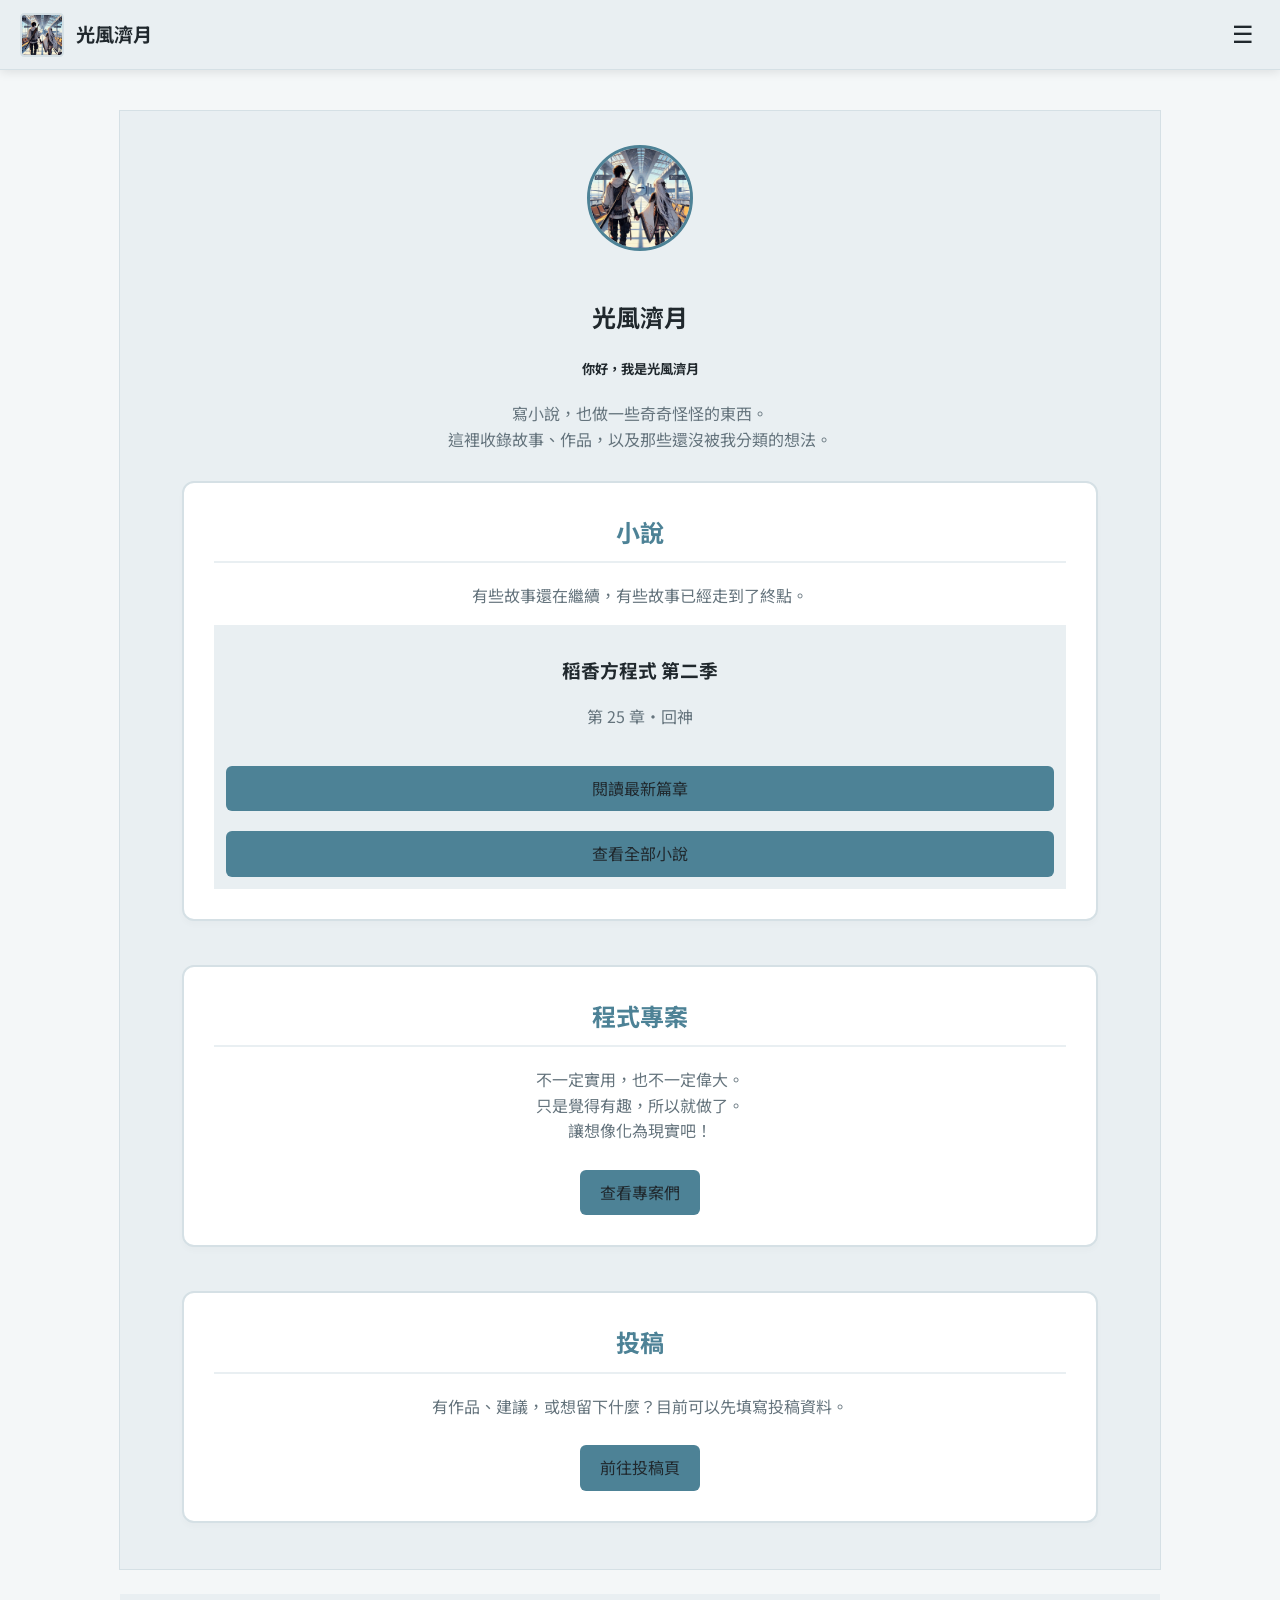
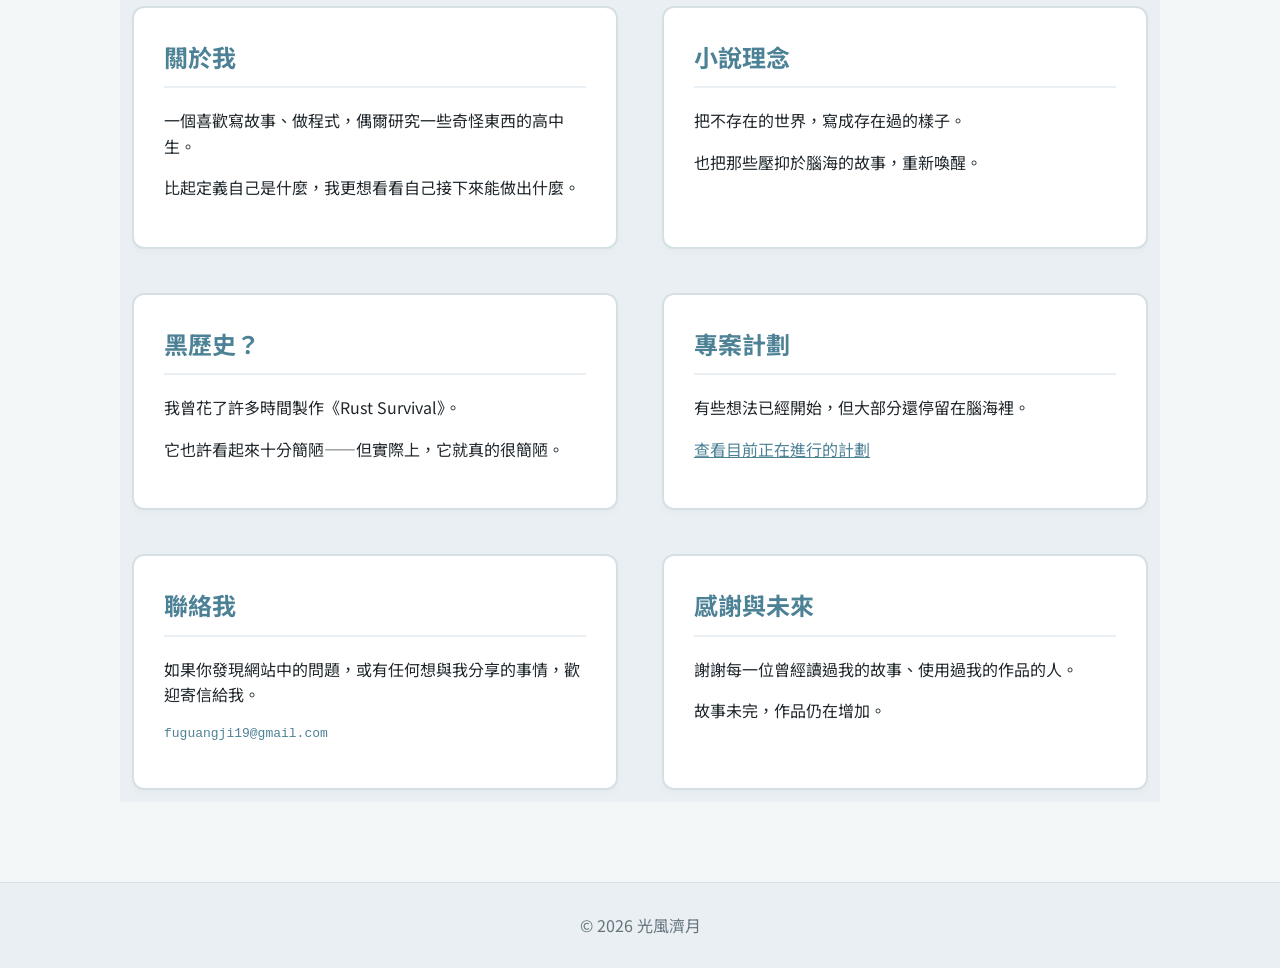
<file: index.html>
<!doctype html>
<html lang="zh-Hant">
<head>
<meta charset="UTF-8"><meta name="viewport" content="width=device-width, initial-scale=1.0">
<title>光風濟月 | 首頁</title>
<link href="https://fonts.googleapis.com/css2?family=Share+Tech+Mono&family=Noto+Sans+TC:wght@400;700;900&display=swap" rel="stylesheet">
<link rel="stylesheet" href="main.css">
</head>
<body>
<header id="navbar">
<div class="nav-brand" onclick="location.href='index.html'"><img src="assets/logo.png" alt="logo"><span>光風濟月</span></div>
<div class="menu_container"><button id="menu" onclick="toggleMenu()">☰</button><div class="menu-content" id="menuContent">
<a href="#about-me">關於我</a><a href="./novels/">小說</a><a href="./submit/">投稿</a><a href="./game">程式專案</a><a href="javascript:void(0)" onclick="switchTheme()">切換主題</a>
</div></div>
</header>
<main class="main-content homepage">
<section class="hero-section homepage-hero">
<img src="assets/logo.png" alt="Avatar"><h2>光風濟月</h2><h5>你好，我是光風濟月</h5>
<p>寫小說，也做一些奇奇怪怪的東西。<br>這裡收錄故事、作品，以及那些還沒被我分類的想法。</p>
<div class="card-grid">
<div class="section-card full-width"><h2>小說</h2><p>有些故事還在繼續，有些故事已經走到了終點。</p><div class="btn-group"><div id="latest"><h3>載入最新篇章……</h3></div><a class="btn" id="latest-read-button" href="./novels/">閱讀最新篇章</a><a class="btn" href="./novels/">查看全部小說</a></div></div>
<div class="section-card full-width"><h2>程式專案</h2><p>不一定實用，也不一定偉大。<br>只是覺得有趣，所以就做了。<br>讓想像化為現實吧！</p><a href="/game" class="btn">查看專案們</a></div>
<div class="section-card full-width"><h2>投稿</h2><p>有作品、建議，或想留下什麼？目前可以先填寫投稿資料。</p><a class="btn" href="./submit/">前往投稿頁</a></div>
</div>
</section>
<section class="card-grid homepage-cards">
<div class="section-card" id="about-me"><h2>關於我</h2><p>一個喜歡寫故事、做程式，偶爾研究一些奇怪東西的高中生。</p><p>比起定義自己是什麼，我更想看看自己接下來能做出什麼。</p></div>
<div class="section-card" id="philosophy"><h2>小說理念</h2><p>把不存在的世界，寫成存在過的樣子。</p><p>也把那些壓抑於腦海的故事，重新喚醒。</p></div>
<div class="section-card" id="projects"><h2>黑歷史？</h2><p>我曾花了許多時間製作《Rust Survival》。</p><p>它也許看起來十分簡陋——但實際上，它就真的很簡陋。</p></div>
<div class="section-card" id="project_plan"><h2>專案計劃</h2><p>有些想法已經開始，但大部分還停留在腦海裡。</p><a href="/game" target="_blank" style="color:var(--accent)">查看目前正在進行的計劃</a></div>
<div class="section-card" id="inspiration"><h2>聯絡我</h2><p>如果你發現網站中的問題，或有任何想與我分享的事情，歡迎寄信給我。</p><p style="color:var(--accent);font-family:monospace">fuguangji19@gmail.com</p></div>
<div class="section-card" id="future"><h2>感謝與未來</h2><p>謝謝每一位曾經讀過我的故事、使用過我的作品的人。</p><p>故事未完，作品仍在增加。</p></div>
</section>
</main>
<div class="footer">© 2026 光風濟月</div>
<script src="neccessary.js"></script>
<script>
(async function loadLatestNovel(){
  const latest=document.querySelector("#latest");
  const button=document.querySelector("#latest-read-button");
  try{
    const response=await fetch("/data/novels.json",{cache:"no-cache"});
    if(!response.ok) throw new Error("HTTP "+response.status);
    const novels=await response.json();
    const available=novels.filter(n=>n.latestChapter&&n.latestChapter.chapter);
    if(!available.length){ latest.innerHTML="<h3>目前還沒有新的章節。</h3>"; return; }
    const novel=available.sort((a,b)=>new Date(b.updateTime||0)-new Date(a.updateTime||0))[0];
    const chapter=novel.latestChapter;
    latest.innerHTML="<h3>"+novel.title+"</h3><p>第 "+chapter.chapter+" 章・"+(chapter.title||"")+"</p>";
    button.href="/novels/"+encodeURIComponent(novel.title)+"/"+chapter.chapter+"/";
  }catch(error){
    console.error("首頁最新篇章載入失敗：",error);
    latest.innerHTML="<h3>最新篇章載入失敗</h3><p>請稍後重新整理。</p>";
  }
})();
</script>
</body>
</html>
</file>
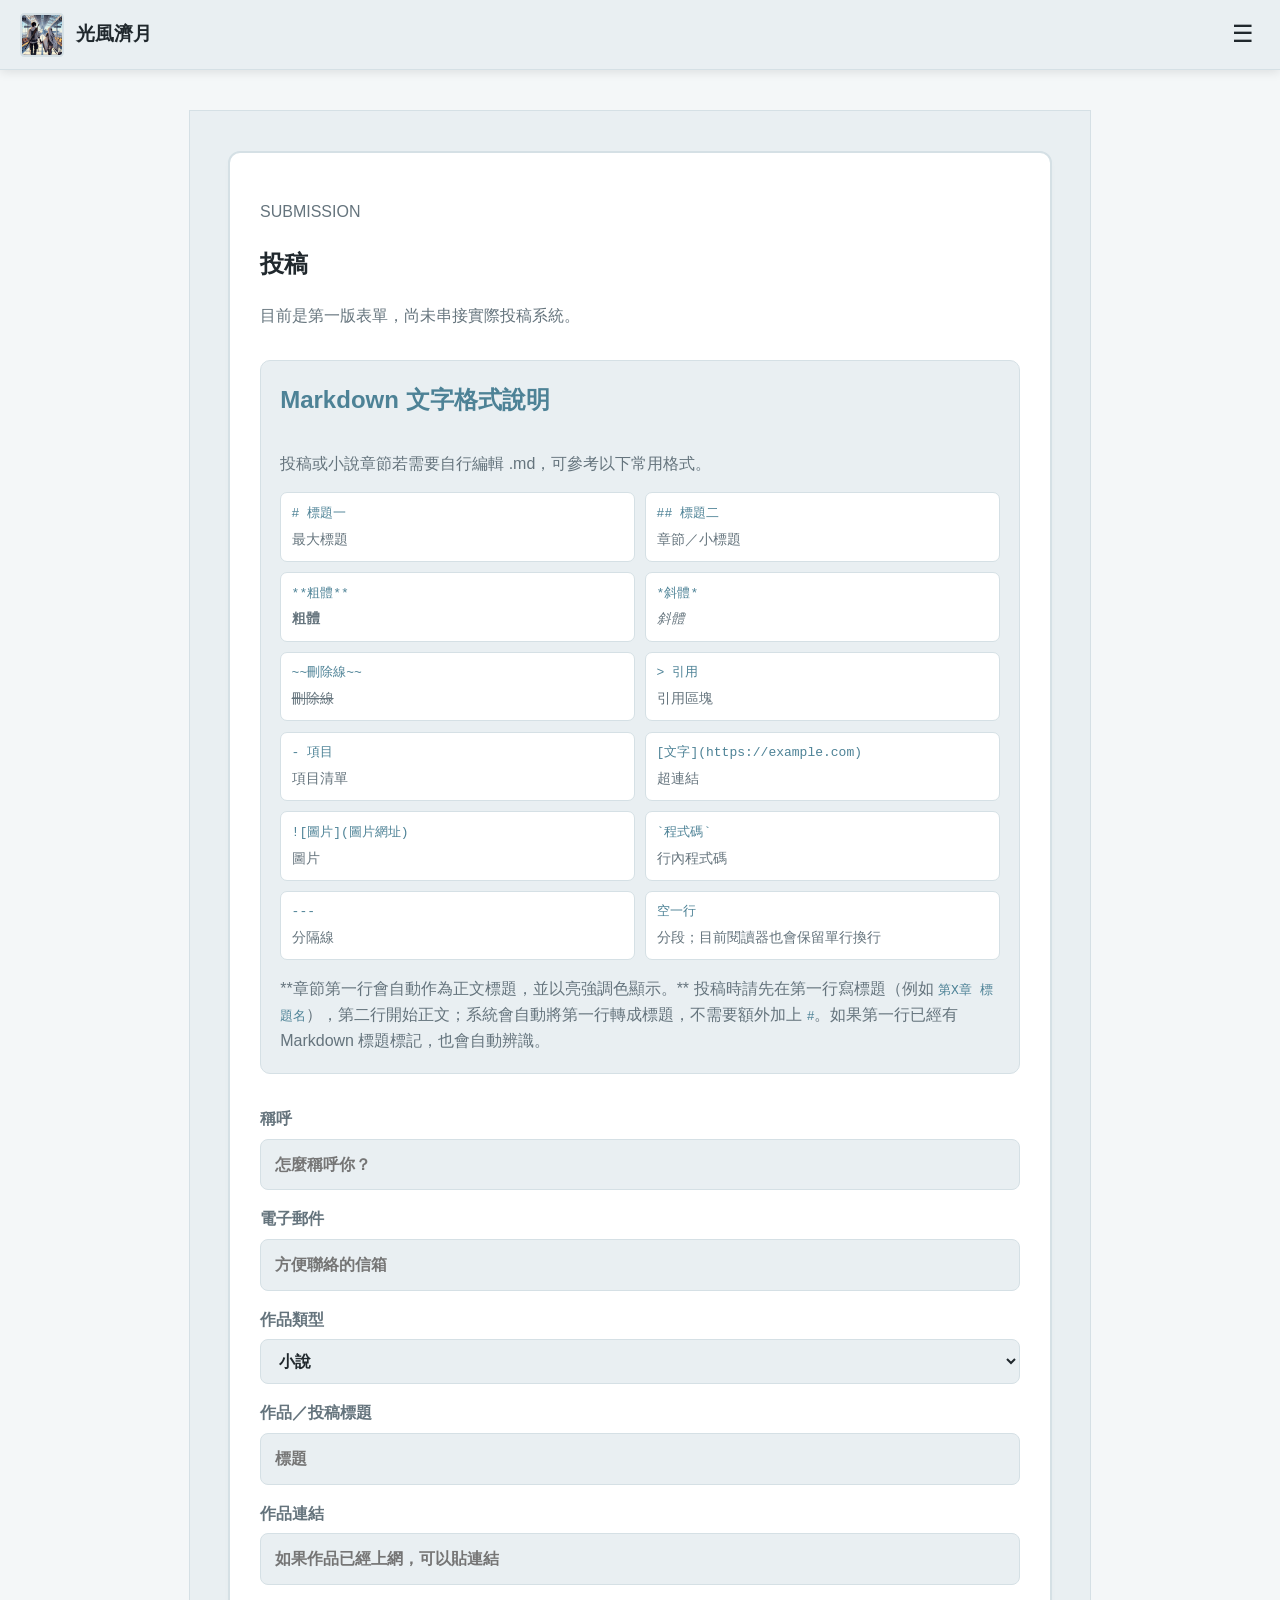
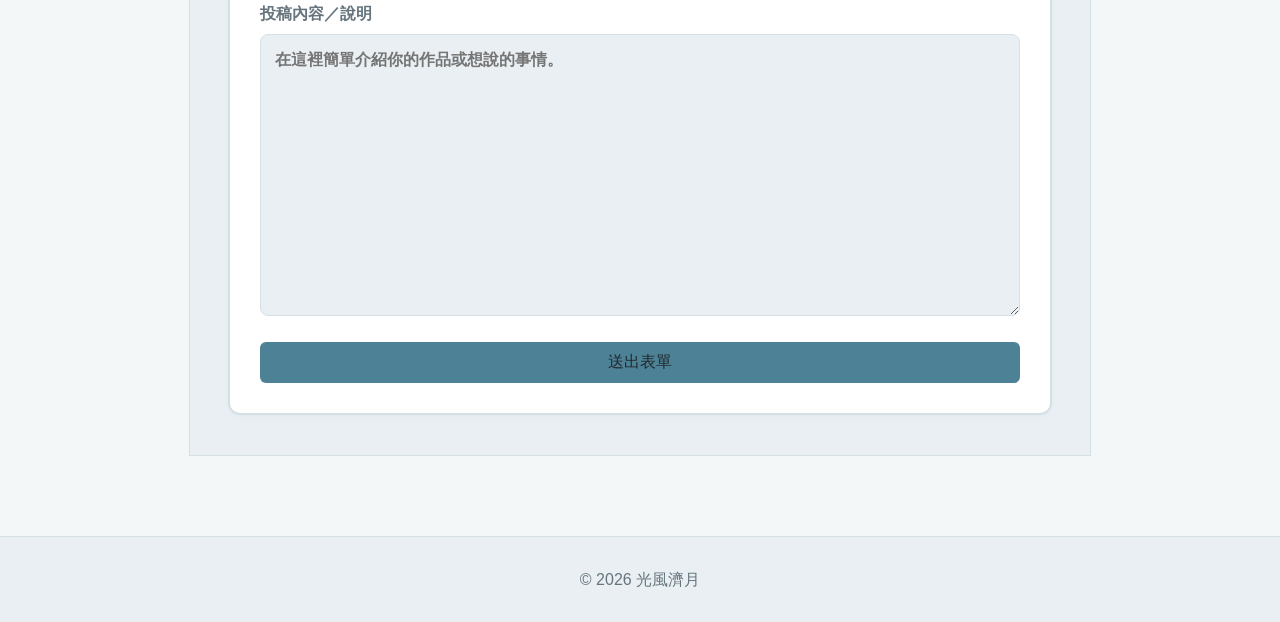
<file: submit/index.html>
<!doctype html>
<html lang="zh-Hant">
<head><meta charset="UTF-8"><meta name="viewport" content="width=device-width, initial-scale=1.0"><title>投稿 | 光風濟月</title><link href="../main.css" rel="stylesheet"><link href="./submit.css" rel="stylesheet"></head>
<body>
<header id="navbar"><div class="nav-brand" onclick="location.href='../'"><img src="../assets/logo.png" alt="logo"><span>光風濟月</span></div><div class="menu_container"><button id="menu" onclick="toggleMenu()">☰</button><div class="menu-content" id="menuContent"><a href="../">首頁</a><a href="../novels/">小說</a><a href="../game">程式專案</a><a href="javascript:void(0)" onclick="switchTheme()">切換主題</a></div></div></header>
<main class="main-content"><section class="hero-section submit-page"><div class="section-card"><div class="section-heading"><p class="section-kicker">SUBMISSION</p><h1>投稿</h1><p>目前是第一版表單，尚未串接實際投稿系統。</p></div>
<section class="markdown-guide">
<h2>Markdown 文字格式說明</h2>
<p>投稿或小說章節若需要自行編輯 .md，可參考以下常用格式。</p>
<div class="markdown-guide-grid">
<div><code># 標題一</code><span>最大標題</span></div>
<div><code>## 標題二</code><span>章節／小標題</span></div>
<div><code>**粗體**</code><span><strong>粗體</strong></span></div>
<div><code>*斜體*</code><span><em>斜體</em></span></div>
<div><code>~~刪除線~~</code><span><s>刪除線</s></span></div>
<div><code>&gt; 引用</code><span>引用區塊</span></div>
<div><code>- 項目</code><span>項目清單</span></div>
<div><code>[文字](https://example.com)</code><span>超連結</span></div>
<div><code>![圖片](圖片網址)</code><span>圖片</span></div>
<div><code>`程式碼`</code><span>行內程式碼</span></div>
<div><code>---</code><span>分隔線</span></div>
<div><code>空一行</code><span>分段；目前閱讀器也會保留單行換行</span></div>
</div>
<p class="markdown-note">**章節第一行會自動作為正文標題，並以亮強調色顯示。** 投稿時請先在第一行寫標題（例如 <code>第X章 標題名</code>），第二行開始正文；系統會自動將第一行轉成標題，不需要額外加上 <code>#</code>。如果第一行已經有 Markdown 標題標記，也會自動辨識。</p>
</section>
<form class="submit-form" onsubmit="event.preventDefault();document.querySelector('#submit-notice').hidden=false;">
<label>稱呼<input type="text" name="name" placeholder="怎麼稱呼你？" required></label>
<label>電子郵件<input type="email" name="email" placeholder="方便聯絡的信箱"></label>
<label>作品類型<select name="type"><option>小說</option><option>文章</option><option>其他作品</option><option>網站建議</option></select></label>
<label>作品／投稿標題<input type="text" name="title" placeholder="標題" required></label>
<label>作品連結<input type="url" name="url" placeholder="如果作品已經上網，可以貼連結"></label>
<label>投稿內容／說明<textarea name="content" rows="10" placeholder="在這裡簡單介紹你的作品或想說的事情。" required></textarea></label>
<button class="btn" type="submit">送出表單</button>
<p id="submit-notice" class="submit-notice" hidden>目前尚未連接投稿後端，所以這個按鈕不會真的送出資料。第一版先把表單介面做好。</p>
</form></div></section></main>
<div class="footer">© 2026 光風濟月</div><script src="../neccessary.js"></script>
</body></html>
</file>
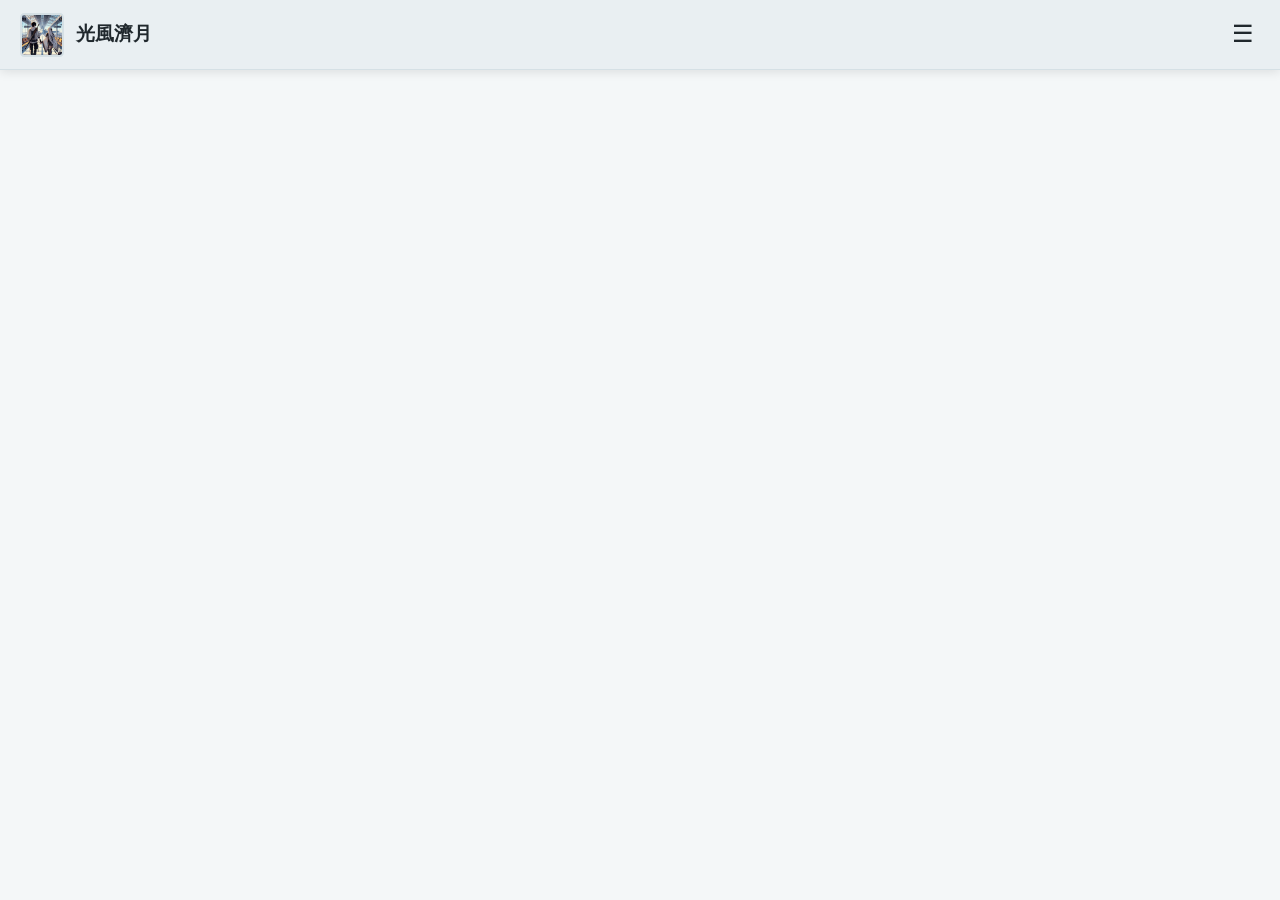
<file: data/novels/index.html>
<!DOCTYPE html>
<html lang="zh-Hant">
<head>
    <meta charset="UTF-8">
    <meta name="viewport" content="width=device-width, initial-scale=1.0">
    <title>小說列表|光風濟月</title>
    <link
      href="../../main.css"
      rel="stylesheet"
    />
</head>
<style>
</style>
<body>
    <header id="navbar">
      <div class="nav-brand" onclick="location.href = 'index.html'">
        <img src="../../assets/logo.png" alt="logo" />
        <span>光風濟月</span>
      </div>
      <div class="menu_container">
        <button id="menu" onclick="toggleMenu()">☰</button>
        <div class="menu-content" id="menuContent">
          <a href="#about-me">關於我</a>
          <a href="#projects">程式專案</a>
          <a href="javascript:void(0)" onclick="switchTheme()">切換主題</a>
        </div>
      </div>
    </header>
</body>
<script>
    // JavaScript code can be added here

</script>
</html>
</file>
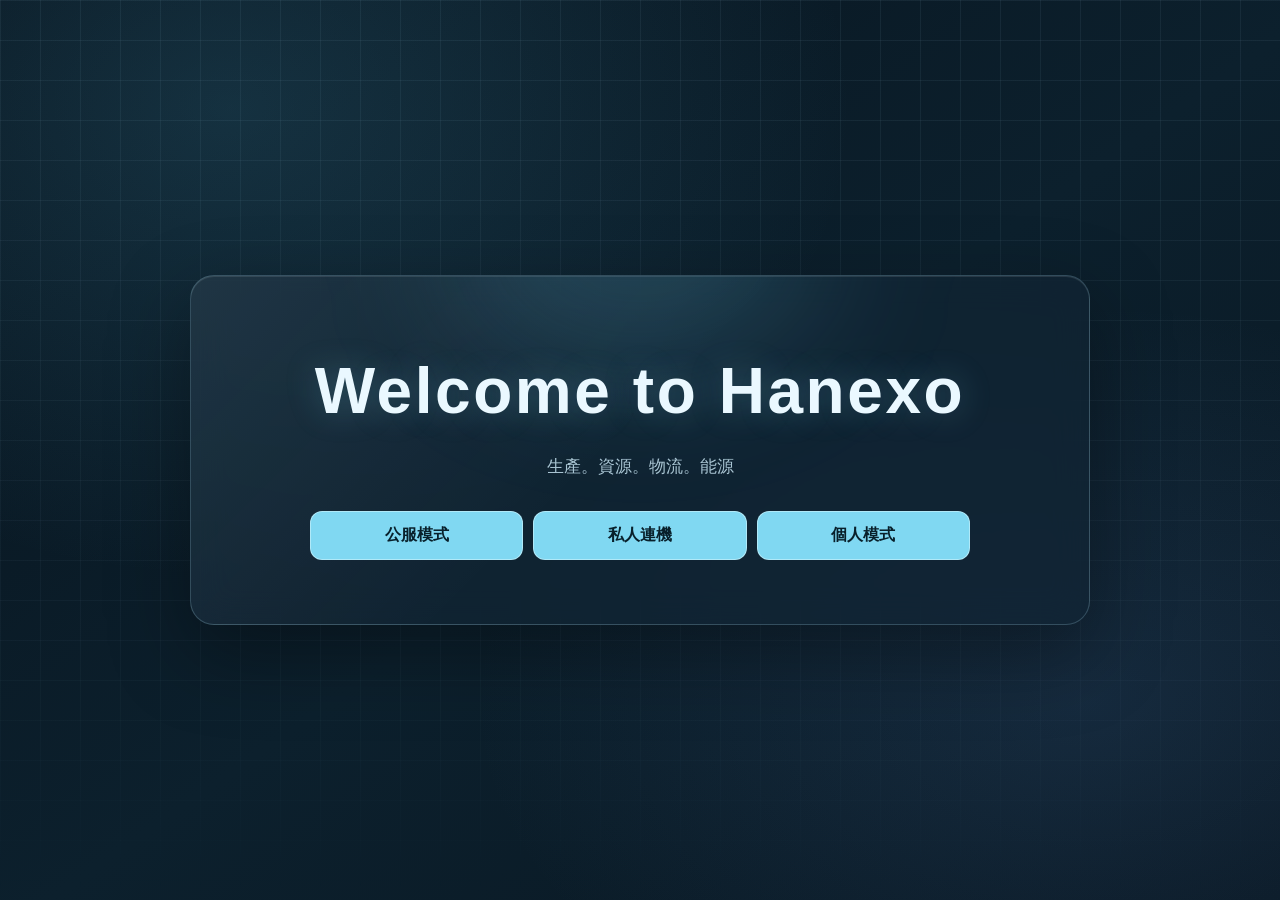
<file: game/Hanexo/index.html>
<!DOCTYPE html>
<html lang="zh-Hant">
<head>
    <meta charset="UTF-8">
    <meta name="viewport" content="width=device-width, initial-scale=1.0">
    <title>小說列表|光風濟月</title>
  <link rel="stylesheet" crossorigin href="/game/Hanexo/assets/index-CYc1J02Z.css">
</head>
<style>
</style>
<body>
    <button class="back-button" id="back-button" type="button" onclick="homeMode()" hidden>← 返回</button>
    <div class="main-content">
        <div class="hero-section" id="main">
            <h1>Welcome to Hanexo</h1>
            <p>生產。資源。物流。能源</p>
            <div class="btn-group">
                <button onclick="serverMode()">公服模式</button>
                <button onclick="privateMode()">私人連機</button>
                <button onclick="personalMode()">個人模式</button>
            </div>
        </div>
    </div>
</body>
<script>
    const mainContent = document.querySelector('.main-content');
    const backButton = document.querySelector('#back-button');
    function homeMode() {
        mainContent.innerHTML = `
            <div class="hero-section" id="main">
                <h1>Welcome to Hanexo</h1>
                <p>生產。資源。物流。能源</p>
                <div class="btn-group">
                    <button onclick="serverMode()">公服模式</button>
                    <button onclick="privateMode()">私人連機</button>
                    <button onclick="personalMode()">個人模式</button>
                </div>
            </div>
        `;
        backButton.hidden = true;
    }
    function serverMode() {
        alert('Hello, Hanexo!');
    }
    function privateMode() {
        backButton.hidden = false;
        mainContent.innerHTML = `
            <div class="hero-section" id="main">
                <h1>私人連機</h1>
                <p>與朋友享受無限制地遊戲</p>
                <div class="btn-group">
                    <button onclick="createServer()">建立伺服器(需要登入plus帳號)</button>
                    <button onclick="joinServer()">加入伺服器(無須plus，有帳號即可)</button>
                </div>
            </div>
        `;
    }
    function personalMode() {
        const files = localStorage.getItem('files')?JSON.parse(localStorage.getItem('files')):0;
        backButton.hidden = false;
        const display = files ?files.map((file, index) => `
                        <button onclick="loadFile(${index})">${file.name}</button>
                    `).join(''):"尚未遊玩過";
        mainContent.innerHTML = `
            <div class="hero-section" id="main">
                <h1>個人模式</h1>
                <p>單人遊戲，無需網路連線</p>
                <div class="btn-group">
                    ${display}
                </div>
            </div>
        `;
    }
    function createServer() {
        alert('建立伺服器功能尚未開放');
    }
    function joinServer() {
        alert('加入伺服器功能尚未開放');
    }
</script>
</html>
</file>
<file: main.css>
:root {
  --bg: #f4f7f8;

  --secondary: #e9eff2;

  --card: #ffffff;

  --text: #20282d;

  --text-secondary: #65747d;

  --accent: #4d8296;

  --light-accent: #76afc2;

  --border: #d5e0e5;
}

/* 深夜檯燈 */

html[data-theme="midnight-lamp"] {
  --bg: #0f1115;

  --secondary: #171a21;

  --card: #1e222b;

  --text: #e8e6e1;

  --text-secondary: #9da3ae;

  --accent: #c9a96e;

  --light-accent: #e3c98a;

  --border: #303541;
}

/* 冰霧極夜 */

html[data-theme="ice-fog"] {
  --bg: #0b1117;

  --secondary: #111a23;

  --card: #12232e;

  --text: #e5edf3;

  --text-secondary: #93a6b5;

  --accent: #7eb6d8;

  --light-accent: #b9e1f5;

  --border: #293744;
}

/* 夜幕松樹 */

html[data-theme="night-pine"] {
  --bg: #0d1110;

  --secondary: #151b18;

  --card: #1b2420;

  --text: #e5e9e5;

  --text-secondary: #99a49d;

  --accent: #72b59a;

  --light-accent: #a5d6be;

  --border: #303b35;
}

/* 杏仁鋼筆 */

html[data-theme="almond-pen"] {
  --bg: #f5f1e8;

  --secondary: #e8e5d8;

  --card: #fffdf7;

  --text: #292722;

  --text-secondary: #706b61;

  --accent: #8a5a44;

  --light-accent: #b47a5a;

  --border: #d8d0c1;
}

/* 奇幻星夜 */

html[data-theme="fantasy-starry-night"] {
  --bg: #0d0c12;

  --secondary: #15131c;

  --card: #1d1a27;

  --text: #ece9f2;

  --text-secondary: #a6a0b3;

  --accent: #9b82c4;

  --light-accent: #c3ade8;

  --border: #322d3d;
}

/* 清晨嵐霧 */

html[data-theme="morning-mist"] {
  --bg: #f4f7f8;

  --secondary: #e9eff2;

  --card: #ffffff;

  --text: #20282d;

  --text-secondary: #65747d;

  --accent: #4d8296;

  --light-accent: #76afc2;

  --border: #d5e0e5;
}

/* 松枝與杏 */

html[data-theme="pine-almond"] {
  --bg: #f7f4ec;

  --secondary: #ede9dd;

  --card: #fffdf8;

  --text: #29312c;

  --text-secondary: #73796f;

  --accent: #55745f;

  --light-accent: #78947f;

  --border: #d9d5c8;
}

/* 使用者裝置偏好深色 */

@media (prefers-color-scheme: dark) {
  :root {
    --bg: #0b1117;

    --secondary: #111a23;

    --card: #18232e;

    --text: #e5edf3;

    --text-secondary: #93a6b5;

    --accent: #7eb6d8;

    --light-accent: #b9e1f5;

    --border: #293744;
  }
}

/* 全局設定 */
body {
  margin: 0;
  font-family: "Noto Sans TC", sans-serif;
  background-color: var(--bg);
  color: var(--text);
  line-height: 1.6;
  transition:
    background-color 0.3s,
    color 0.3s;
}

/* 導航列 */
#navbar {
  display: flex;
  justify-content: space-between;
  align-items: center;
  position: fixed;
  top: 0;
  width: 100%;
  height: 70px;
  padding: 0 20px;
  box-sizing: border-box;
  background-color: var(--secondary);
  border-bottom: 1px solid var(--border);
  z-index: 1000;
  box-shadow: 0 2px 10px rgba(0, 0, 0, 0.1);
}

.nav-brand {
  display: flex;
  align-items: center;
  gap: 12px;
  font-weight: 700;
  font-size: 1.2rem;
  cursor: pointer;
}

#navbar img {
  width: 40px;
  height: 40px;
  border-radius: 10%;
  border: 2px solid var(--border);
  object-fit: cover;
}

/* 選單按鈕與內容 */
.menu_container {
  position: relative;
}

#menu {
  background: none;
  border: none;
  font-size: 1.5rem;
  color: var(--text);
  cursor: pointer;
}

.menu-content {
  display: none;
  position: absolute;
  top: 150%;
  right: 0;
  background-color: var(--card);
  min-width: 160px;
  box-shadow: 0px 8px 16px 0px rgba(0, 0, 0, 0.2);
  border: 1px solid var(--border);
  border-radius: 8px;
  overflow: hidden;
}

.latest {
  padding: 12px 16px;
  color: var(--light-accent);
  font-size: 0.9rem;
  border-bottom: 1px solid var(--border);
}

.menu-content.show {
  display: block;
}

.menu-content a {
  color: var(--text);
  padding: 12px 16px;
  text-decoration: none;
  display: block;
  border-bottom: 1px solid var(--border);
}
.menu-content a:hover {
  background-color: var(--secondary);
}
.menu-content a:last-child {
  border-bottom: none;
}

/* 區塊排版 */
.main-content {
  margin-top: 70px;
  padding: 40px 20px;
  display: flex;
  flex-direction: column;
  align-items: center;
  gap: 30px;
}

.hero-section {
  background-color: var(--secondary);
  border: 1px solid var(--border);
  text-align: center;
  width: 100%;
  max-width: 900px;
  padding: 40px 0;
}

.hero-section img {
  width: 100px;
  height: 100px;
  border-radius: 50%;
  border: 3px solid var(--accent);
  margin-bottom: 20px;
}

.hero-section p {
  color: var(--text-secondary);
}

/* 卡片設計 */
.card-grid {
  background-color: var(--secondary);
  display: grid;
  grid-template-columns: 1fr;
  gap: 20px;
  width: 100%;
  max-width: 900px;
}

.section-card {
  background-color: var(--card);
  border: 2px solid var(--border);
  border-radius: 12px;
  padding: 30px;
  box-shadow: 0 4px 6px rgba(0, 0, 0, 0.02);
  transition: transform 0.2s;
  margin: 20px;
}

.section-card:hover {
  transform: translateY(-3px);
}

.section-card h2 {
  color: var(--accent);
  margin-top: 0;
  border-bottom: 2px solid var(--secondary);
  padding-bottom: 10px;
}

/* 按鈕與連結 */
button.btn,
a.btn {
  background-color: var(--accent);
  color: var(--text);
  border: none;
  padding: 10px 20px;
  border-radius: 6px;
  cursor: pointer;
  font-size: 1rem;
  text-decoration: none;
  display: inline-block;
  margin-top: 10px;
  transition: background-color 0.2s;
}

button.btn:hover,
a.btn:hover {
  background-color: var(--light-accent);
}
.btn-group {
  display: grid;
  background-color: var(--secondary);
  gap: 10px;
  flex-wrap: wrap;
}

/* 頁尾 */
.footer {
  text-align: center;
  padding: 30px;
  background-color: var(--secondary);
  color: var(--text-secondary);
  border-top: 1px solid var(--border);
  margin-top: 40px;
}

/* 響應式 */
@media (min-width: 768px) {
  .card-grid {
    grid-template-columns: repeat(2, 1fr);
  }
  .section-card.full-width {
    grid-column: 1 / -1;
  }
}


/* 首頁比例調整 */
.homepage{gap:24px}.homepage-hero{max-width:1040px;padding:34px 0}.homepage-hero .card-grid{max-width:940px}.homepage-cards{max-width:1040px}.homepage .section-card{margin:12px}.homepage .btn-group{padding:12px}
@media(max-width:767px){.main-content{padding:24px 10px;gap:20px}.homepage-hero{padding:26px 0}.homepage-hero img{width:84px;height:84px;margin-bottom:14px}.homepage-hero h2{margin:0 0 4px}.homepage-hero h5{margin:0 0 10px}.homepage-hero .card-grid,.homepage-cards{gap:12px}.homepage .section-card{margin:7px;padding:20px}.homepage .btn-group{gap:8px}.homepage .btn-group .btn{width:100%;box-sizing:border-box;text-align:center}}


/* 首頁置中與最新篇章 */
.homepage .card-grid{margin-left:auto;margin-right:auto}
.homepage-hero .card-grid{margin-left:auto;margin-right:auto}
</file>
<file: submit/submit.css>
.submit-page{text-align:left}.submit-page .section-card{max-width:760px;margin:0 auto}.submit-form{display:flex;flex-direction:column;gap:1rem}.submit-form label{display:flex;flex-direction:column;gap:.45rem;color:var(--text-secondary);font-weight:700}.submit-form input,.submit-form select,.submit-form textarea{box-sizing:border-box;width:100%;padding:.75rem .85rem;border:1px solid var(--border);border-radius:8px;background:var(--secondary);color:var(--text);font:inherit}.submit-form textarea{resize:vertical;min-height:180px}.submit-form input:focus,.submit-form select:focus,.submit-form textarea:focus{outline:2px solid var(--light-accent);outline-offset:1px}.submit-notice{padding:1rem;background:var(--secondary);border:1px solid var(--border);border-radius:8px;color:var(--text-secondary)}@media(max-width:700px){.submit-page{padding-top:20px}.submit-page .section-card{margin:10px;padding:22px}}
.markdown-guide{margin:2rem 0;padding:1.2rem;background:var(--secondary);border:1px solid var(--border);border-radius:10px;text-align:left}.markdown-guide h2{margin-top:0;color:var(--accent)}.markdown-guide-grid{display:grid;grid-template-columns:1fr 1fr;gap:.65rem}.markdown-guide-grid div{display:flex;flex-direction:column;gap:.25rem;padding:.65rem;background:var(--card);border:1px solid var(--border);border-radius:7px}.markdown-guide-grid code,.markdown-note code{font-family:monospace;color:var(--accent);word-break:break-word}.markdown-guide-grid span{font-size:.85rem;color:var(--text-secondary)}.markdown-note{margin-bottom:0;color:var(--text-secondary)}
@media(max-width:700px){.markdown-guide-grid{grid-template-columns:1fr}}
</file>
<file: game/Hanexo/assets/index-CYc1J02Z.css>
:root{color-scheme:dark;--bg: #07131d;--secondary: rgb(17 37 52 / 72%);--card: rgb(21 48 64 / 78%);--text: #eaf8ff;--text-secondary: #a9c5d3;--accent: #80d8f2;--light-accent: #c4f2ff;--border: rgb(178 225 245 / 22%)}body{position:relative;isolation:isolate;min-height:100vh;margin:0;font-family:Noto Sans TC,Microsoft JhengHei,sans-serif;background:radial-gradient(ellipse at 18% 12%,rgb(78 169 203 / 18%),transparent 42%),radial-gradient(ellipse at 85% 78%,rgb(82 126 186 / 16%),transparent 40%),linear-gradient(145deg,#07131d,#0c202d 52%,#091722);color:var(--text);line-height:1.6}body:before{position:fixed;z-index:-1;inset:0;background-image:linear-gradient(rgb(174 222 242 / 7%) 1px,transparent 1px),linear-gradient(90deg,rgb(174 222 242 / 7%) 1px,transparent 1px);background-size:40px 40px;content:"";-webkit-mask-image:linear-gradient(to bottom,#000 0%,rgb(0 0 0 / 55%) 70%,transparent 100%);mask-image:linear-gradient(to bottom,#000 0%,rgb(0 0 0 / 55%) 70%,transparent 100%);pointer-events:none}.back-button{position:fixed;z-index:2;top:20px;left:20px;padding:10px 16px;border:1px solid var(--border);border-radius:12px;background:#112534d1;color:var(--text);font:inherit;-webkit-backdrop-filter:blur(14px);backdrop-filter:blur(14px);cursor:pointer;transition:background-color .2s ease,border-color .2s ease,transform .2s ease}.back-button:hover{border-color:var(--accent);background:#1f4356eb;transform:translateY(-2px)}.back-button:focus-visible{outline:2px solid var(--light-accent);outline-offset:4px}.main-content{box-sizing:border-box;min-height:100vh;padding:72px 24px;display:flex;flex-direction:column;align-items:center;justify-content:center;gap:30px}.hero-section{position:relative;overflow:hidden;box-sizing:border-box;background:linear-gradient(135deg,rgb(206 242 255 / 8%),transparent 48%),var(--secondary);border:1px solid var(--border);border-radius:24px;box-shadow:0 28px 80px #00000057,inset 0 1px #ffffff1a;-webkit-backdrop-filter:blur(18px);backdrop-filter:blur(18px);text-align:center;width:100%;max-width:900px;padding:64px 32px}.hero-section:before{position:absolute;top:-150px;left:50%;width:380px;height:240px;border-radius:50%;background:#70daf529;content:"";filter:blur(70px);pointer-events:none;transform:translate(-50%)}.hero-section h1,.hero-section p,.btn-group{position:relative;flex-direction:row}.hero-section h1{margin:0;font-size:clamp(2.2rem,6vw,4rem);letter-spacing:.04em;text-shadow:0 0 32px rgb(128 216 242 / 25%)}.hero-section p{color:var(--text-secondary);margin:12px 0 30px;font-size:1.05rem}button.btn,a.btn,.btn-group button{box-sizing:border-box;background-color:var(--accent);color:#08202b;border:1px solid rgb(220 249 255 / 52%);padding:13px 20px;border-radius:12px;cursor:pointer;font-size:1rem;font-weight:700;text-decoration:none;display:inline-block;transition:background-color .2s ease,box-shadow .2s ease,transform .2s ease}button.btn:hover,a.btn:hover,.btn-group button:hover{background-color:var(--light-accent);box-shadow:0 8px 26px #80d8f238;transform:translateY(-2px)}button.btn:focus-visible,a.btn:focus-visible,.btn-group button:focus-visible{outline:2px solid var(--light-accent);outline-offset:4px}.btn-group{display:grid;grid-template-columns:repeat(3,minmax(0,1fr));gap:10px;max-width:660px;margin:0 auto}.footer{text-align:center;padding:30px;background-color:var(--secondary);color:var(--text-secondary);border-top:1px solid var(--border);margin-top:40px}@media(min-width:768px){.card-grid{grid-template-columns:repeat(2,1fr)}.section-card.full-width{grid-column:1 / -1}}.homepage{gap:24px}.homepage-hero{max-width:1040px;padding:34px 0}.homepage-hero .card-grid{max-width:940px}.homepage-cards{max-width:1040px}.homepage .section-card{margin:12px}.homepage .btn-group{padding:12px}@media(max-width:767px){.main-content{padding:32px 16px;gap:20px}.hero-section{padding:48px 24px}.homepage-hero .card-grid,.homepage-cards{gap:12px}.homepage .section-card{margin:7px;padding:20px}.homepage .btn-group{gap:8px}.homepage .btn-group .btn{width:100%;box-sizing:border-box;text-align:center}}@media(max-width:560px){.btn-group{grid-template-columns:1fr}}@media(prefers-reduced-motion:reduce){*,*:before,*:after{scroll-behavior:auto!important;transition-duration:.01ms!important}}
</file>
